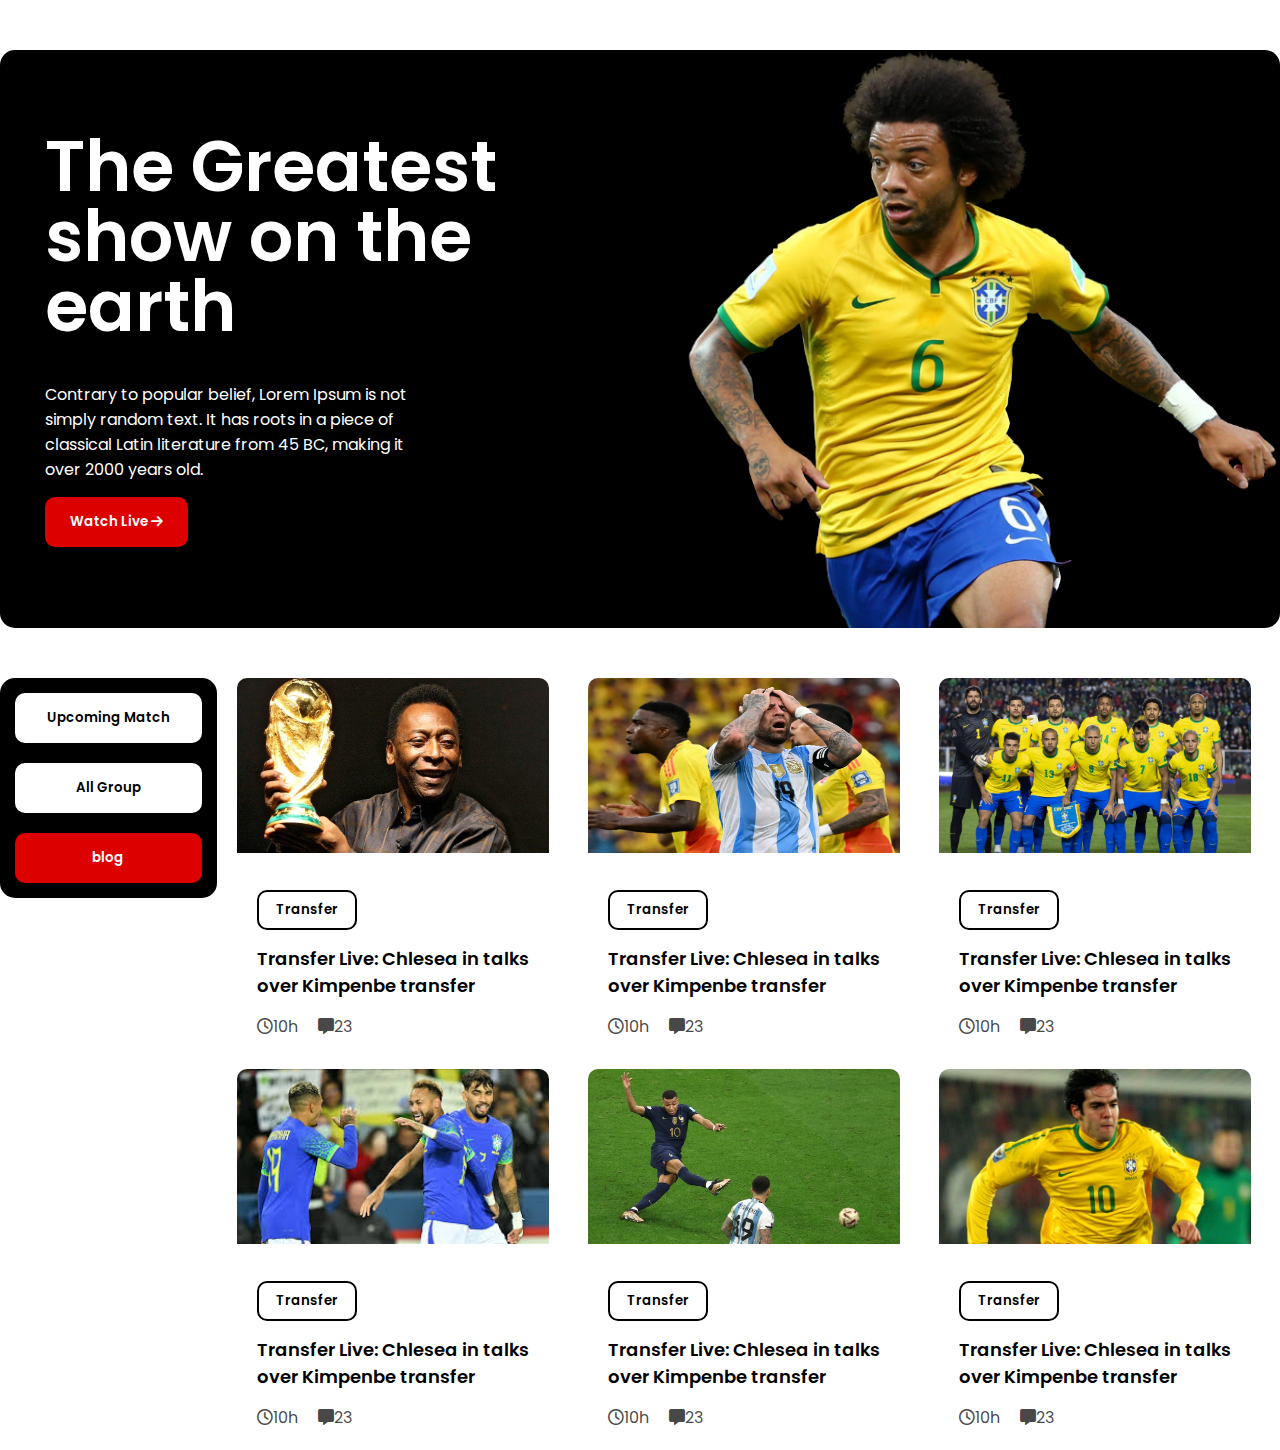
<file: index.html>
<!DOCTYPE html>
<html lang="en">
<head>
    <meta charset="UTF-8">
    <meta name="viewport" content="width=device-width, initial-scale=1.0">
    <title>Document</title>
    <link rel="stylesheet" href="./style.css">
    <!-- google font poppins -->
     <link rel="preconnect" href="https://fonts.googleapis.com">
<link rel="preconnect" href="https://fonts.gstatic.com" crossorigin>
<link href="https://fonts.googleapis.com/css2?family=Open+Sans:ital,wght@0,300..800;1,300..800&family=Poppins:ital,wght@0,100;0,200;0,300;0,400;0,500;0,600;0,700;0,800;0,900;1,100;1,200;1,300;1,400;1,500;1,600;1,700;1,800;1,900&family=Work+Sans:ital,wght@0,100..900;1,100..900&display=swap" rel="stylesheet">
    <!-- font awsome cdn -->
    <link rel="stylesheet" href="https://cdnjs.cloudflare.com/ajax/libs/font-awesome/6.7.2/css/all.min.css" integrity="sha512-Evv84Mr4kqVGRNSgIGL/F/aIDqQb7xQ2vcrdIwxfjThSH8CSR7PBEakCr51Ck+w+/U6swU2Im1vVX0SVk9ABhg==" crossorigin="anonymous" referrerpolicy="no-referrer" />
</head>
<body>
    <header>
       <section class="banner container">
        <div class="banner-left">
            <h2>The Greatest show on the earth</h2><br>
            <p>Contrary to popular belief, Lorem Ipsum is not simply 
random text. It has roots in a piece of classical Latin literature from 45 BC, making it over 2000 years old.</p>
<button class="btn">Watch Live  <i class="fa-solid fa-arrow-right"></i></button>
        </div>
        <div class="banner-right">
            <img src="./assets/img/banner/banner-img.png" alt="">
        </div>

       </section>
    </header>

    <main>
        <!-- upcoming matches -->
         <section class="upcoming-matches container">
            <div class="upcoming-match-left">
                <button class="btn">Upcoming Match</button>
                <button class="btn">All Group</button>
                <button class="btn">blog</button>
            </div>
            
            <div class="upcoming-match-right">
                <div class="card">
                    <img src="./assets/img/matches/matches_1.jpg" alt="">
                    <div class="card-body">
                        <button class="btn">Transfer</button>
                    <h2>Transfer Live: Chlesea in talks over Kimpenbe transfer</h2>
                    <div class="card-bottom">
                        <span><i class="fa-regular fa-clock"></i>10h</span>
                        <span><i class="fa-solid fa-message"></i>23</span>
                    </div>
                    </div>
                </div>
                <div class="card">
                    <img src="./assets/img/matches/matches_2.webp" alt="">
                    <div class="card-body">
                        <button class="btn">Transfer</button>
                    <h2>Transfer Live: Chlesea in talks over Kimpenbe transfer</h2>
                    <div class="card-bottom">
                        <span><i class="fa-regular fa-clock"></i>10h</span>
                        <span><i class="fa-solid fa-message"></i>23</span>
                    </div>
                    </div>
                </div>
                <div class="card">
                    <img src="./assets/img/matches/matches_3.jpg" alt="">
                    <div class="card-body">
                        <button class="btn">Transfer</button>
                    <h2>Transfer Live: Chlesea in talks over Kimpenbe transfer</h2>
                    <div class="card-bottom">
                        <span><i class="fa-regular fa-clock"></i>10h</span>
                        <span><i class="fa-solid fa-message"></i>23</span>
                    </div>
                    </div>
                </div>
                <div class="card">
                    <img src="./assets/img/matches/matches_4.jpeg" alt="">
                    <div class="card-body">
                        <button class="btn">Transfer</button>
                    <h2>Transfer Live: Chlesea in talks over Kimpenbe transfer</h2>
                    <div class="card-bottom">
                        <span><i class="fa-regular fa-clock"></i>10h</span>
                        <span><i class="fa-solid fa-message"></i>23</span>
                    </div>
                    </div>
                </div>
                <div class="card">
                    <img src="./assets/img/matches/matches_5.webp" alt="">
                    <div class="card-body">
                        <button class="btn">Transfer</button>
                    <h2>Transfer Live: Chlesea in talks over Kimpenbe transfer</h2>
                    <div class="card-bottom">
                        <span><i class="fa-regular fa-clock"></i>10h</span>
                        <span><i class="fa-solid fa-message"></i>23</span>
                    </div>
                    </div>
                </div>
                <div class="card">
                    <img src="./assets/img/matches/matches_6.jpg" alt="">
                    <div class="card-body">
                        <button class="btn">Transfer</button>
                    <h2>Transfer Live: Chlesea in talks over Kimpenbe transfer</h2>
                    <div class="card-bottom">
                        <span><i class="fa-regular fa-clock"></i>10h</span>
                        <span><i class="fa-solid fa-message"></i>23</span>
                    </div>
                    </div>
                </div>
            </div>
         </section>
    </main>
</body>
</html>
</file>
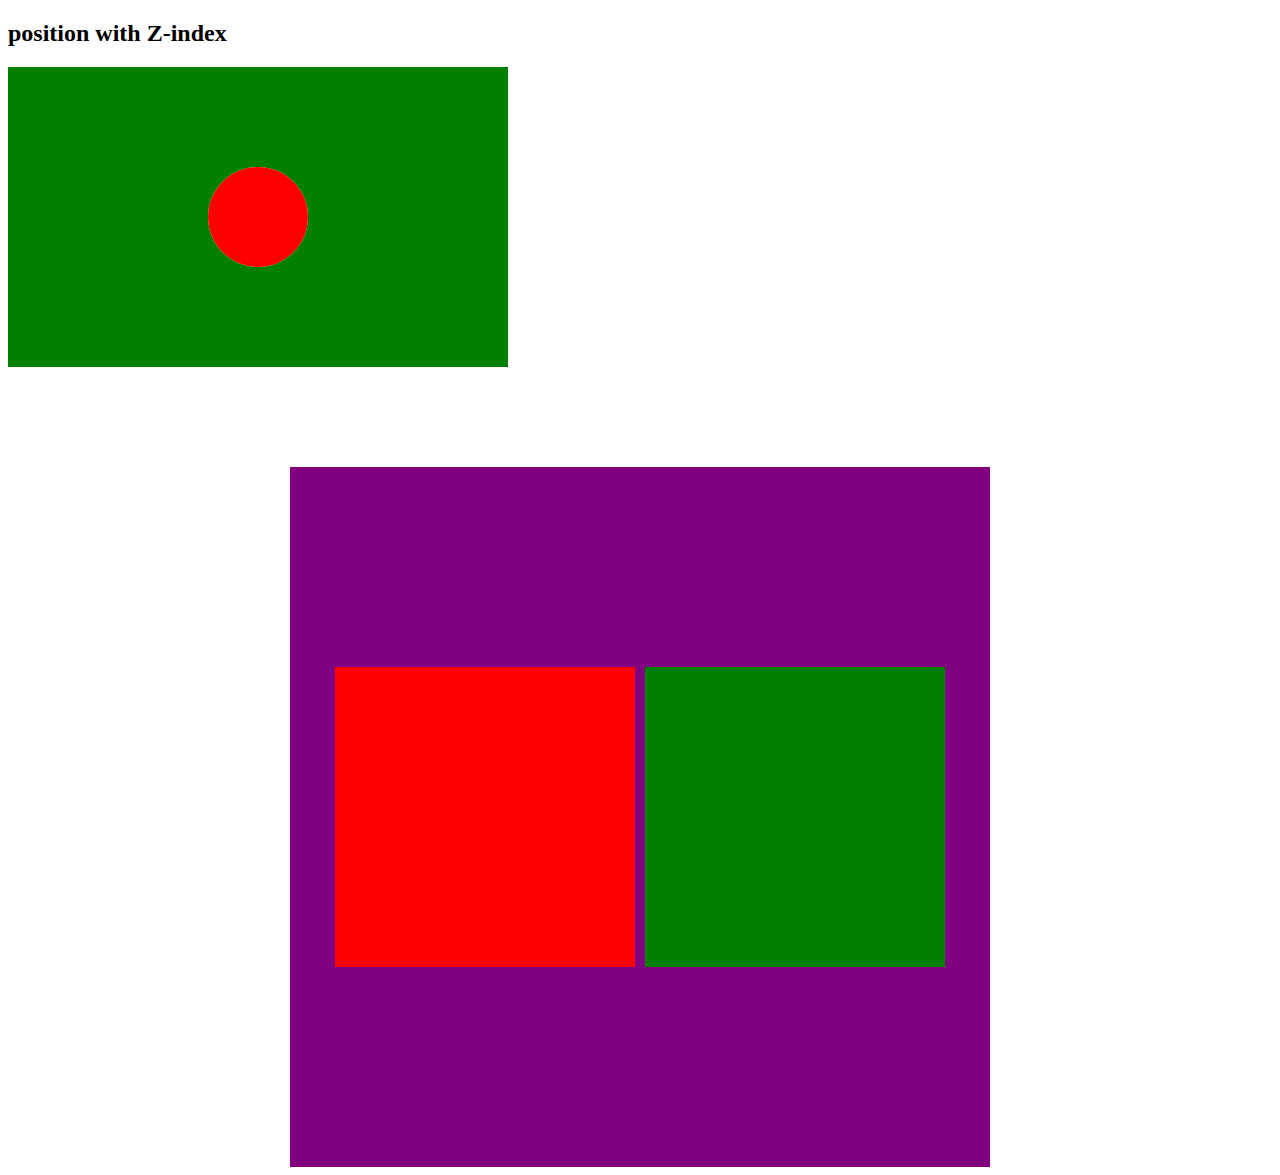
<file: practice.html>
<!DOCTYPE html>
<html lang="en">
<head>
    <meta charset="UTF-8">
    <meta name="viewport" content="width=device-width, initial-scale=1.0">
    <title>practice</title>
    <link rel="stylesheet" href="./practice.css">
</head>
<body>
    <!-- position with Z-index- bd-flag -->
    <h2>position with Z-index</h2>
    <div class="flag-green">
        <div class="flag-rounded-color">
            
        </div>
        <div class="flag-rounded-white">
            
        </div>
    </div>
   
   
    <div class="box-sizing">
        <div class="content-box"></div>
        <div class="border-box"></div>
    </div>
   
</body>
</html>
</file>
<file: style.css>
*{
    box-sizing: border-box;
    padding: 0;
    margin: 0;
      font-family: "Poppins", sans-serif;

}
.container{
    max-width: 1280px;
    margin: auto;
}
.btn{
    background-color: rgb(221, 0, 0);
    padding: 15px 25px;
    border-radius: 10px;
    font-weight: 600;
    color: white;
    border: none;

}
/* animation */
@keyframes banner-animation{
    0%{
        opacity: 0;
        transform: translate(-20x);
    }
    50%{
        opacity: 0.5;
        transform: translate(-10x);
    }
    100%{
        opacity: 1;
        transform: translate(0x);

    }
}
@keyframes banner-player-animation{
    0%{
        opacity: 0;
        transform: translate(-20x);
    }
    50%{
        opacity: 0.7;
        transform: translate(-10x);
    }
    100%{
        opacity: 1;
        transform: translate(0x);

    }
}
/* banner  */
.banner{
    display: flex;
    align-items: center;
    background-color: black;
    color: white;
    border-radius: 15px;
    margin: 50px auto;
   animation: banner-animation 1s ease-out forwards;
}
.banner-left{
    padding: 45px;
    flex: 1;
}
.banner-right {
    flex:1 ;
}
.banner h2{
    font-size: 70px;
    font-weight: 600;
     line-height: 70px;
    
}
.banner p{
    color: rgb(255, 255, 255);
    margin: 15px 0;
    max-width: 65%;
}
.banner-right img{
    display: block;
    animation: banner-player-animation 1s ease-in infinite;
}
img {
    max-width: 100%;
}
/* upcoming matches */
.upcoming-matches{
    display: flex;
    gap: 20px;

}
.upcoming-match-right{
    display: grid;
    grid-template-columns: repeat(3, 1fr);
    gap: 10px;

}
.upcoming-match-left{
    background-color: black;
    display: flex;
    flex-direction: column;
    gap: 20px;
    padding: 15px;
    border-radius: 15px;
    width: 25%;
    height: fit-content;

}
.upcoming-match-left .btn:nth-child(1),.upcoming-match-left .btn:nth-child(2) {
    background-color: white;
    color: black;
    
  
}
.upcoming-match-right .card img{

width: 312px;
height: 175px;
border-radius: 10px 10px 0 0 ;
}
.upcoming-match-right .card .btn{
    background-color: white;
    color: black;
    border: 2px solid black;
    padding: 8px 17px;
    margin-top: 10px;
}
.upcoming-match-right .card h2{
    margin: 15px 0;
    font-size: 18px;
    font-weight: 600;
}
.card-bottom{
    display: flex;
    gap: 20px;
    color: #161616cc;
}
.upcoming-matches .card .card-body{
    padding: 20px;

}
/* responsive media query laptop  */
@media (max-width:992px) {
    .banner h2{
        font-size: 50px;
        line-height: 50px;
    }
    .upcoming-matches{
        flex-direction: column;
       
    }
    .upcoming-match-left{
        flex-direction: row;
        width: 100%;
         background-color: transparent;
    }
     .upcoming-match-left>*{
        flex: 1;
     }
      .upcoming-match-left .btn{
        border: 1px solid rgb(232, 232, 232);
      }
     .upcoming-match-right{
    
        grid-template-columns: repeat(2,1fr);
     }
}
/* responsive media query mobile */
@media (max-width:768px){
    .banner{
        flex-direction: column;
        text-align: center;

    }
    .banner .banner-left{
        margin-bottom: 50px;
        padding-left: 0;
        padding-top: 30px;
    }
        .banner .banner-left p{
            /* max-width: 100%; */
            margin: auto;
        }
          .upcoming-match-right{
    
        grid-template-columns: repeat(1,1fr);
     }
     .upcoming-match-left{
        flex-direction:column;
        width: 100%;
         background-color: transparent;
    }
    .container{
        margin: 0 10px;
    }
}
</file>
<file: practice.css>
* {
}

.box-sizing {
  background-color: purple;
  height: 700px;
  width: 700px;
  margin: auto;
  margin-top: 100px;
  /* using flex */
  display: flex;
  justify-content: center;
  align-items: center;
  gap: 10px;

  /* using grid */
  /* display: grid;
    place-content: center; */

  /* using position and transform */
  /* position: relative; */
}
.content-box {
  background-color: red;
  height: 300px;
  width: 300px;

  /* position: absolute;
    left: 50%;
    top: 50%;
    transform: translate(-50%, -50%); */
}
.border-box {
  background-color: green;
  height: 300px;
  width: 300px;
}
/* position with Z-index- bd-flag */
.flag-green {
  height: 300px;
  width: 500px;
  background-color: green;
  /* display: flex;
        justify-content: center;
        align-items: center; */
  position: relative;
}
.flag-rounded-color {
  height: 100px;
  width: 100px;
  background-color: red;
  border-radius: 50%;
  position: absolute;
  top: 50%;
  left: 50%;
  transform: translate(-50%, -50%);
  z-index: 1;
}
.flag-rounded-white {
  height: 100px;
  width: 100px;
  background-color: white;
  border-radius: 50%;
  position: absolute;
  top: 50%;
  left: 50%;
  transform: translate(-50%, -50%);
}
</file>
